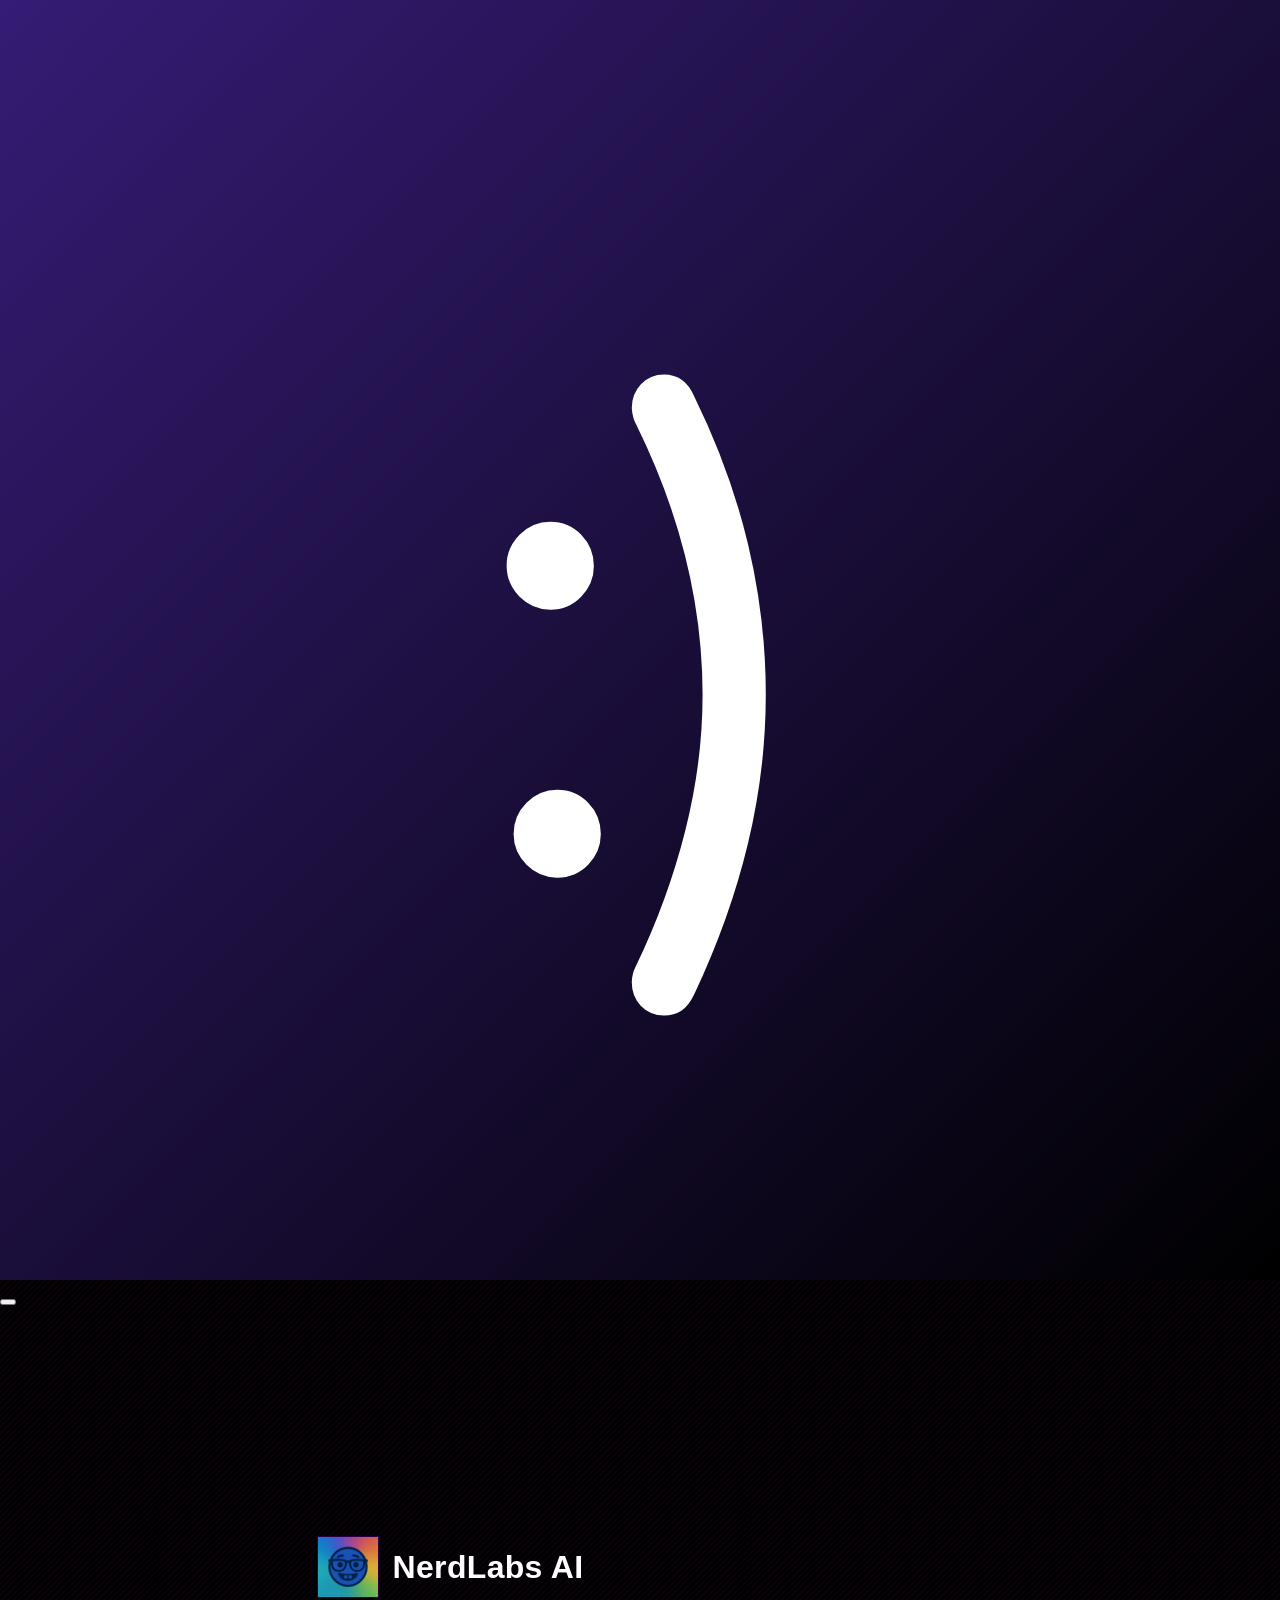
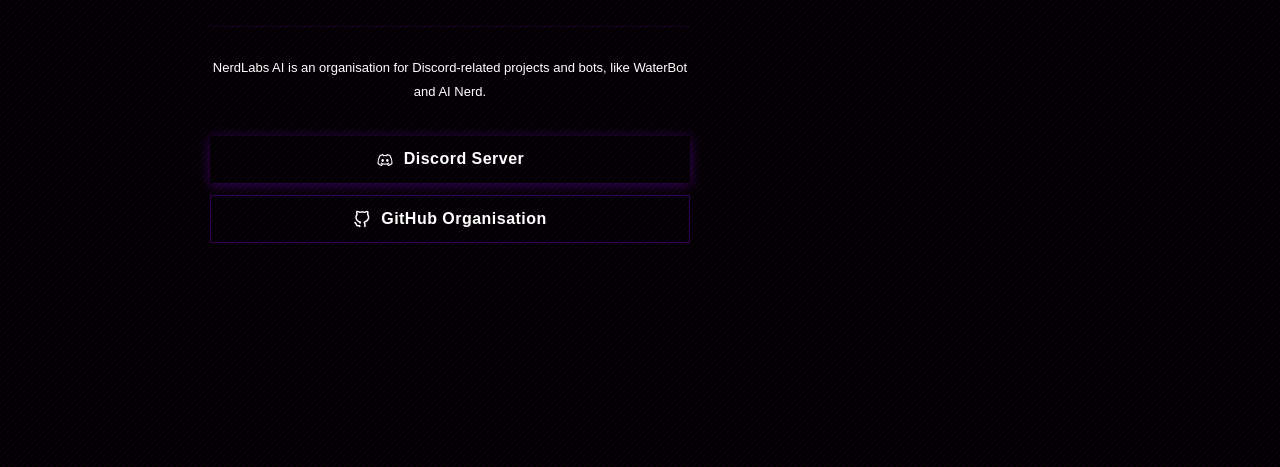
<file: nerdlabs/index.html>
<!DOCTYPE html>
<html lang="en">
<head>
<meta charset="UTF-8">
<meta name="viewport" content="width=device-width, initial-scale=1.0">
<title>NerdLabs AI — Purpyel</title>
<link rel="icon" type="image/png" href="/assets/purpyel-logo.svg">
<link rel="stylesheet" href="/shared.css">

<style>
  main {
    max-width: 900px;
    display: flex; align-items: center; justify-content: center;
    min-height: calc(100vh - 60px - 82px);
  }

  /* ── Centered info card ── */
  .card {
    background: var(--bg2);
    border: 1px solid var(--border2);
    border-left: 3px solid var(--accent);
    border-radius: var(--radius);
    padding: 3rem 3.2rem 2.8rem;
    max-width: 480px; width: 100%;
    text-align: center;
    box-shadow: 0 4px 24px rgba(0,0,0,0.28);
    animation: fadeUp 0.5s ease both;
  }
  @keyframes fadeUp {
    from { opacity: 0; transform: translateY(18px); }
    to   { opacity: 1; transform: translateY(0); }
  }

  .logo-wrap {
    display: flex; align-items: center; justify-content: center;
    gap: 14px; margin-bottom: 1.8rem;
  }
  .logo-img {
    width: 60px; height: 60px;
    border-radius: var(--radius);
    border: 1px solid rgba(153,0,255,0.25);
    background: var(--bg3); object-fit: cover; flex-shrink: 0;
  }
  .logo-text { text-align: left; }
  .logo-title {
    font-family: 'Josefin Sans', sans-serif;
    font-size: 2rem; font-weight: 700; letter-spacing: 0.01em; line-height: 1.0;
  }

  .divider {
    width: 100%; height: 1px;
    background: rgba(153,0,255,0.12); margin: 0 0 1.8rem;
  }

  .desc {
    color: var(--muted); font-size: 13px;
    line-height: 1.85; margin-bottom: 2rem;
  }

  .links { display: flex; flex-direction: column; gap: 0.75rem; }

  .link-btn {
    display: flex; align-items: center; justify-content: center; gap: 10px;
    padding: 12px 22px;
    font-family: 'Josefin Sans', sans-serif;
    font-size: 1rem; font-weight: 600; letter-spacing: 0.03em;
    border-radius: var(--radius-sm); cursor: pointer;
    transition: transform 0.18s, box-shadow 0.18s, opacity 0.18s;
    text-decoration: none;
  }
  .link-btn img { width: 18px; height: 18px; flex-shrink: 0; filter: brightness(0) invert(1); }

  .link-btn-primary {
    background: var(--accent); color: #fff; border: none;
    box-shadow: 0 2px 12px rgba(153,0,255,0.35);
  }
  .link-btn-primary:hover {
    opacity: 0.9; transform: translateY(-2px);
    box-shadow: 0 6px 20px rgba(153,0,255,0.45);
  }
  .link-btn-secondary {
    background: transparent; color: var(--text);
    border: 1.5px solid rgba(153,0,255,0.3);
  }
  .link-btn-secondary:hover {
    border-color: rgba(153,0,255,0.6); transform: translateY(-2px);
  }

  @media (max-width: 640px) {
    .card { padding: 2.2rem 1.6rem 2rem; }
    .logo-title { font-size: 1.65rem; }
  }
</style>
</head>
<body>

<script src="/shared.js"></script>

<nav>
  <a href="/" class="nav-logo">
    <img src="/assets/purpyel-logo.svg" alt="Purpyel">
  </a>
  <div class="nav-tabs" id="nav-tabs"></div>
  <button class="nav-hamburger" id="nav-hamburger" aria-label="Open menu" aria-expanded="false">
    <span></span><span></span><span></span>
  </button>
</nav>
<div class="nav-mobile-menu" id="nav-mobile-menu" aria-hidden="true">
  <div id="nav-mobile-inner"></div>
</div>

<main>
  <div class="card">
    <div class="logo-wrap">
      <img src="/assets/nerdlabs-square.avif" alt="NerdLabs AI" class="logo-img"
           onerror="this.style.display='none'">
      <div class="logo-text">
        <div class="logo-title">NerdLabs AI</div>
      </div>
    </div>

    <div class="divider"></div>

    <p class="desc">
      NerdLabs AI is an organisation for Discord-related projects and bots,
      like WaterBot and AI Nerd.
    </p>

    <div class="links">
      <a class="link-btn link-btn-primary"
         href="https://discord.gg/rkSKtdW99R"
         target="_blank" rel="noopener">
        <img src="/assets/discord.svg" alt="Discord">
        Discord Server
      </a>
      <a class="link-btn link-btn-secondary"
         href="https://github.com/Nerdlabs-AI-DC"
         target="_blank" rel="noopener">
        <img src="/assets/github.svg" alt="GitHub">
        GitHub Organisation
      </a>
    </div>
  </div>
</main>

<footer>
  <div class="footer-brand" id="footer-brand"></div>
  <div class="footer-links" id="footer-links"></div>
</footer>

<script>
initShared();
</script>
</body>
</html>
</file>
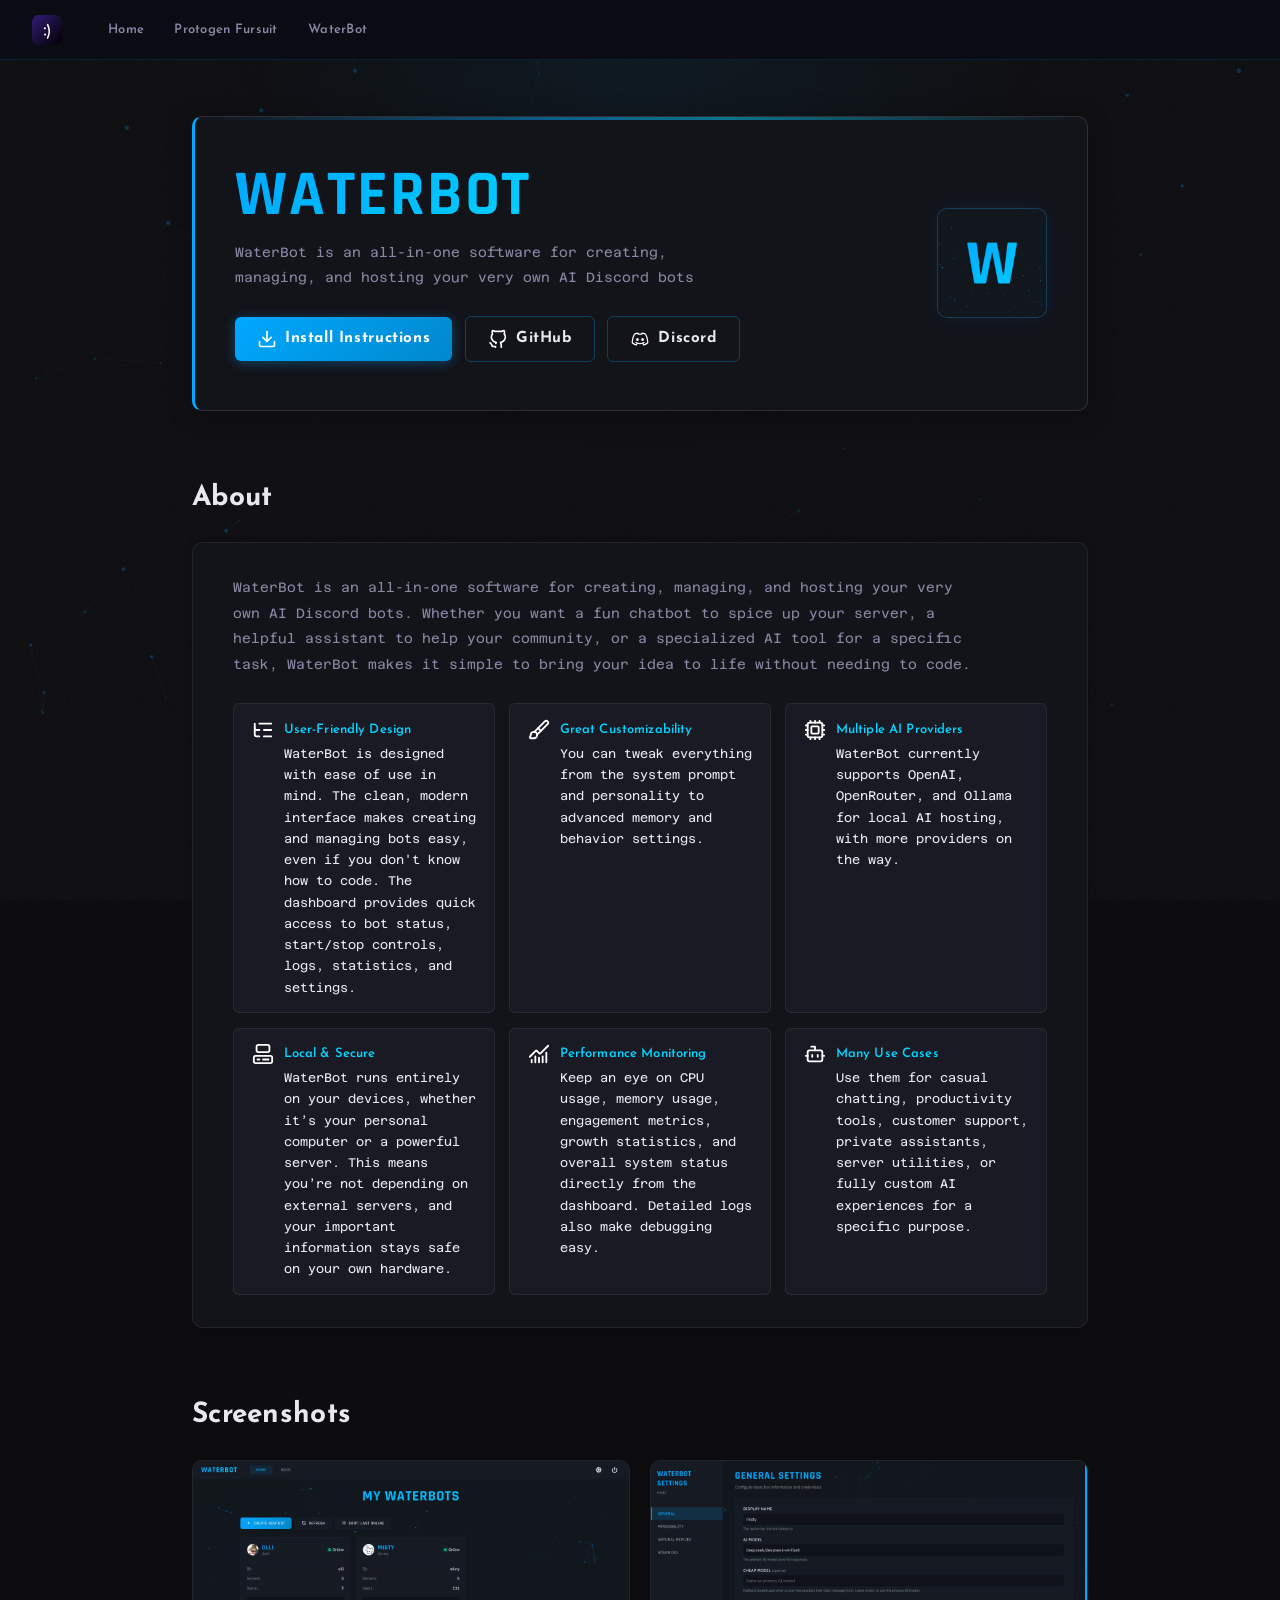
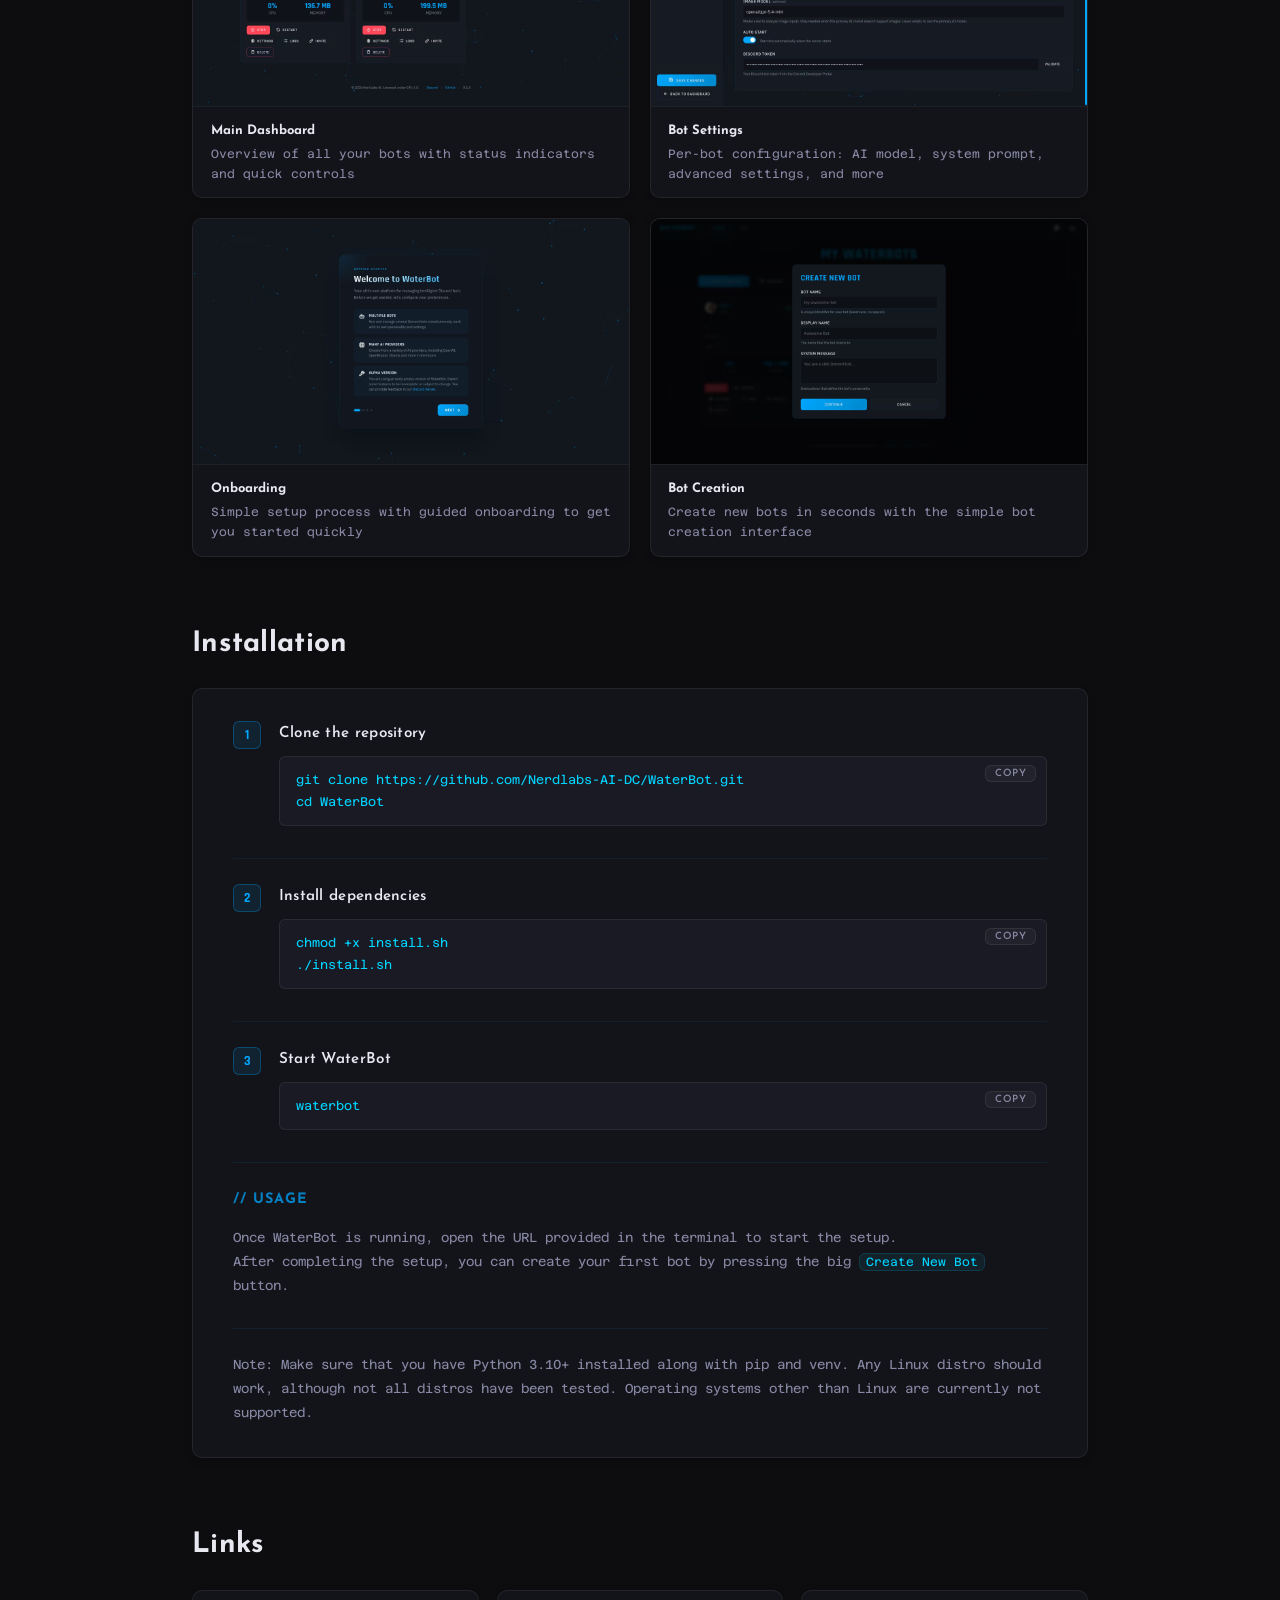
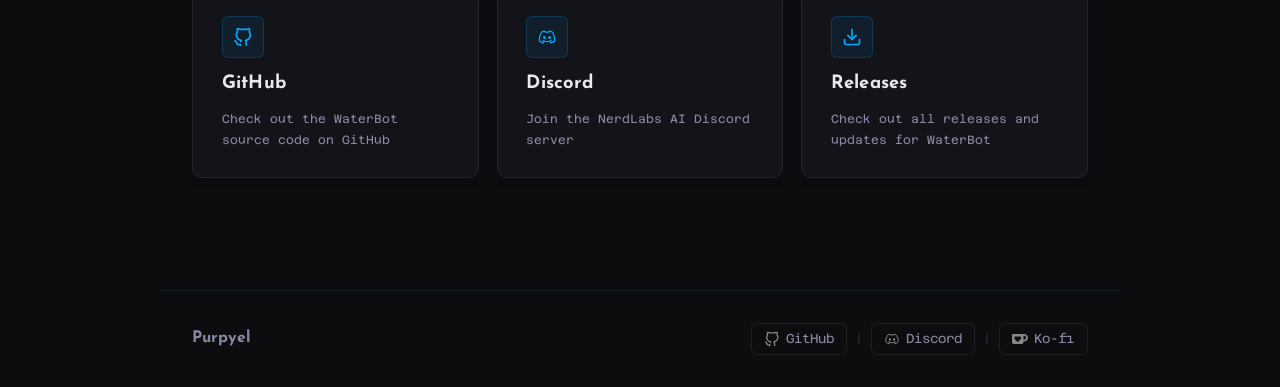
<file: waterbot/index.html>
<!DOCTYPE html>
<html lang="en">
<head>
<meta charset="UTF-8">
<meta name="viewport" content="width=device-width, initial-scale=1.0">
<title>WaterBot — Purpyel</title>
<link rel="icon" type="image/png" href="/assets/purpyel-logo.svg">
<link rel="stylesheet" href="/shared-old.css">
<link href="https://fonts.googleapis.com/css2?family=Rajdhani:wght@500;600;700&display=swap" rel="stylesheet">

<style>
  :root {
    --accent:      #00a8ff;
    --accent2:     #0088cc;
    --accent3:     #00d4ff;
    --accent-glow: rgba(0, 168, 255, 0.32);
    --accent-glow2: rgba(0, 168, 255, 0.12);
  }

  /* Background canvas + noise */
  #network-canvas {
    position: fixed;
    top: 0; left: 0;
    width: 100%; height: 100%;
    z-index: 0;
    opacity: 0.5;
    pointer-events: none;
  }

  body::before {
    background: radial-gradient(ellipse at 50% 0%, rgba(0, 170, 255, 0.07) 0%, transparent 65%);
  }

  body::after {
    content: '';
    position: fixed;
    inset: 0;
    background-image: url("data:image/svg+xml,%3Csvg viewBox='0 0 256 256' xmlns='http://www.w3.org/2000/svg'%3E%3Cfilter id='noise'%3E%3CfeTurbulence type='fractalNoise' baseFrequency='0.9' numOctaves='4' stitchTiles='stitch'/%3E%3C/filter%3E%3Crect width='100%25' height='100%25' filter='url(%23noise)' opacity='0.08'/%3E%3C/svg%3E");
    background-size: 200px 200px;
    pointer-events: none;
    z-index: 0;
    opacity: 0.55;
  }

  body > *:not(#network-canvas):not(nav):not(.nav-mobile-menu) { position: relative; z-index: 1; }

  nav {
    background: rgba(10,13,20,0.90);
    border-bottom: 1px solid rgba(0,168,255,0.12);
  }

  /* Hero section */
  .hero {
    position: relative;
    padding: 3rem 2.5rem;
    background: var(--bg2);
    border: 1px solid var(--border2);
    border-left: 3px solid var(--accent);
    border-radius: var(--radius);
    margin-bottom: 4rem;
    box-shadow: 0 4px 24px rgba(0,0,0,0.28);
    display: grid;
    grid-template-columns: 1fr auto;
    gap: 2rem;
    align-items: center;
    overflow: hidden;
  }

  .hero-scanline {
    position: absolute;
    top: 0; left: 0; right: 0;
    height: 3px;
    background: linear-gradient(90deg, transparent 0%, var(--accent) 40%, var(--accent3) 60%, transparent 100%);
    opacity: 0.5;
    pointer-events: none;
  }

  .hero-title {
    font-family: 'Rajdhani', sans-serif;
    font-size: 4rem;
    font-weight: 700;
    line-height: 0.95;
    letter-spacing: 0.03em;
    text-transform: uppercase;
    background: linear-gradient(135deg, var(--accent) 0%, var(--accent3) 55%, #fff 100%);
    -webkit-background-clip: text;
    -webkit-text-fill-color: transparent;
    background-clip: text;
    margin-bottom: 0.9rem;
  }

  .hero-subtitle {
    color: var(--muted);
    font-size: 13.5px;
    line-height: 1.85;
    max-width: 500px;
  }

  .hero-logo {
    width: 110px;
    height: 110px;
    border-radius: var(--radius);
    overflow: hidden;
    border: 1px solid rgba(0,168,255,0.25);
    background: var(--bg3);
    display: flex;
    align-items: center;
    justify-content: center;
    flex-shrink: 0;
    box-shadow: 0 0 24px rgba(0,168,255,0.08);
  }

  .hero-logo img {
    width: 100%;
    height: 100%;
    object-fit: cover;
  }

  .hero-logo-placeholder {
    font-family: 'Rajdhani', sans-serif;
    font-weight: 700;
    font-size: 2rem;
    background: linear-gradient(135deg, var(--accent), var(--accent3));
    -webkit-background-clip: text;
    -webkit-text-fill-color: transparent;
    background-clip: text;
    letter-spacing: 0.04em;
  }

  /* CTA buttons */
  .cta-row {
    display: flex;
    flex-wrap: wrap;
    gap: 0.8rem;
    margin-top: 1.6rem;
    align-items: center;
  }

  .cta-btn {
    display: inline-flex;
    align-items: center;
    gap: 8px;
    padding: 9px 22px;
    font-family: 'Josefin Sans', sans-serif;
    font-size: 0.95rem;
    font-weight: 700;
    letter-spacing: 0.04em;
    border-radius: var(--radius-sm);
    cursor: pointer;
    transition: transform 0.18s, box-shadow 0.18s, opacity 0.18s;
    border: none;
    text-decoration: none;
  }

  .cta-primary {
    background: linear-gradient(135deg, var(--accent) 0%, var(--accent2) 100%);
    color: #fff;
    box-shadow: 0 2px 12px rgba(0,168,255,0.35);
  }

  .cta-primary:hover {
    opacity: 0.9;
    transform: translateY(-2px);
    box-shadow: 0 6px 20px rgba(0,168,255,0.45);
  }

  .cta-secondary {
    background: transparent;
    color: var(--text);
    border: 1.5px solid rgba(0,168,255,0.3) !important;
  }

  .cta-secondary:hover {
    border-color: var(--accent);
    color: var(--accent);
    transform: translateY(-2px);
    box-shadow: 0 0 14px var(--accent-glow2);
  }

  .cta-btn svg { width: 16px; height: 16px; flex-shrink: 0; }
  .cta-btn img { width: 20px; height: 20px; flex-shrink: 0; }

  /* About section */
  #about-section { margin-bottom: 4rem; }

  .about-card {
    background: var(--bg2);
    border: 1px solid var(--border);
    border-radius: var(--radius);
    padding: 2rem 2.5rem;
    box-shadow: 0 2px 10px rgba(0,0,0,0.2);
  }

  .about-intro {
    color: var(--muted);
    font-size: 13.5px;
    line-height: 1.9;
    margin-bottom: 1.6rem;
    max-width: 740px;
  }

  .features-grid {
    display: grid;
    grid-template-columns: repeat(auto-fill, minmax(240px, 1fr));
    gap: 0.9rem;
  }

  .feature-item {
    display: flex;
    align-items: flex-start;
    gap: 10px;
    padding: 0.9rem 1.1rem;
    background: var(--bg3);
    border: 1px solid var(--border);
    border-radius: var(--radius-sm);
    transition: border-color 0.2s, transform 0.2s;
  }

  .feature-item:hover {
    border-color: rgba(0,168,255,0.3);
    transform: translateY(-2px);
  }

  .feature-icon {
    width: 22px;
    height: 22px;
    flex-shrink: 0;
  }

  .feature-text {
    font-size: 12.5px;
    line-height: 1.7;
    color: var(--text);
  }

  .feature-text strong {
    display: block;
    font-family: 'Josefin Sans', sans-serif;
    font-weight: 600;
    font-size: 13px;
    letter-spacing: 0.01em;
    color: var(--accent3);
    margin-bottom: 2px;
  }

  /* Screenshots */
  #screenshots-section { margin-bottom: 4rem; }

  .screenshots-grid {
    display: grid;
    grid-template-columns: repeat(auto-fill, minmax(420px, 1fr));
    gap: 1.2rem;
  }

  .screenshot-card {
    background: var(--bg2);
    border: 1px solid var(--border);
    border-radius: var(--radius);
    overflow: hidden;
    transition: border-color 0.25s, transform 0.25s, box-shadow 0.25s;
    box-shadow: 0 2px 10px rgba(0,0,0,0.2);
  }

  .screenshot-card:hover {
    border-color: rgba(0,168,255,0.4);
    transform: translateY(-3px);
    box-shadow: 0 8px 24px rgba(0,0,0,0.28), 0 0 0 1px rgba(0,168,255,0.08);
  }

  .screenshot-img {
    width: 100%;
    aspect-ratio: 16/9;
    background: var(--bg3);
    overflow: hidden;
    position: relative;
  }

  .screenshot-img img {
    width: 100%;
    height: 100%;
    object-fit: cover;
    transition: transform 0.4s ease;
  }

  .screenshot-card:hover .screenshot-img img {
    transform: scale(1.05);
  }

  .screenshot-caption {
    padding: 0.8rem 1.1rem;
    font-size: 12px;
    color: var(--muted);
    border-top: 1px solid rgba(255,255,255,0.05);
  }

  .screenshot-caption strong {
    font-family: 'Josefin Sans', sans-serif;
    color: var(--text);
    font-size: 13px;
    display: block;
    margin-bottom: 2px;
  }

  /* Installation section */
  #install-section { margin-bottom: 4rem; }

  .install-card {
    background: var(--bg2);
    border: 1px solid var(--border);
    border-radius: var(--radius);
    padding: 2rem 2.5rem;
    box-shadow: 0 2px 10px rgba(0,0,0,0.2);
  }

  .install-steps {
    display: flex;
    flex-direction: column;
    gap: 1.6rem;
  }

  .install-step {
    display: flex;
    gap: 1.1rem;
    align-items: flex-start;
  }

  .install-step-num {
    flex-shrink: 0;
    width: 28px;
    height: 28px;
    border-radius: var(--radius-sm);
    background: rgba(0,168,255,0.1);
    border: 1px solid rgba(0,168,255,0.3);
    display: flex;
    align-items: center;
    justify-content: center;
    font-family: 'Rajdhani', sans-serif;
    font-weight: 700;
    font-size: 13px;
    color: var(--accent);
  }

  .install-step-body {
    flex: 1;
    min-width: 0;
  }

  .install-step-title {
    font-family: 'Josefin Sans', sans-serif;
    font-size: 0.95rem;
    font-weight: 600;
    color: var(--text);
    letter-spacing: 0.02em;
    margin-bottom: 0.55rem;
  }

  .install-code {
    background: var(--bg3);
    border: 1px solid var(--border);
    border-radius: var(--radius-sm);
    padding: 0.75rem 1rem;
    font-family: 'Azeret Mono', monospace;
    font-size: 12.5px;
    color: var(--accent3);
    line-height: 1.75;
    position: relative;
    overflow-x: auto;
    white-space: pre;
  }

  .install-code-copy {
    position: absolute;
    top: 0.5rem;
    right: 0.6rem;
    padding: 2px 9px;
    font-family: 'Josefin Sans', sans-serif;
    font-size: 10px;
    font-weight: 600;
    letter-spacing: 0.05em;
    color: var(--muted);
    background: rgba(255,255,255,0.04);
    border: 1px solid var(--border);
    border-radius: var(--radius-sm);
    cursor: pointer;
    transition: color 0.2s, border-color 0.2s;
    text-transform: uppercase;
  }

  .install-code-copy:hover {
    color: var(--accent);
    border-color: rgba(0,168,255,0.35);
  }

  .install-divider {
    height: 1px;
    background: rgba(0,168,255,0.08);
    margin: 0.4rem 0 0;
  }

  .install-usage {
    margin-top: 2rem;
    padding-top: 1.6rem;
    border-top: 1px solid rgba(0,168,255,0.1);
  }

  .install-usage-title {
    font-family: 'Josefin Sans', sans-serif;
    font-size: 0.9rem;
    font-weight: 700;
    letter-spacing: 0.07em;
    text-transform: uppercase;
    color: var(--accent);
    margin-bottom: 0.8rem;
    opacity: 0.75;
  }

  .install-usage-text {
    font-size: 13px;
    color: var(--muted);
    line-height: 1.85;
  }

  .install-usage-text code {
    font-family: 'Azeret Mono', monospace;
    font-size: 12px;
    color: var(--accent3);
    background: rgba(0,212,255,0.07);
    border: 1px solid rgba(0,212,255,0.15);
    border-radius: var(--radius-sm);
    padding: 1px 6px;
  }

  /* Links section */
  #links-section { margin-bottom: 4rem; }

  .links-grid {
    display: grid;
    grid-template-columns: repeat(auto-fill, minmax(260px, 1fr));
    gap: 1.1rem;
  }

  .link-card {
    display: flex;
    flex-direction: column;
    gap: 0.6rem;
    padding: 1.6rem 1.8rem;
    background: var(--bg2);
    border: 1px solid var(--border);
    border-radius: var(--radius);
    transition: border-color 0.25s, transform 0.25s, box-shadow 0.25s;
    box-shadow: 0 2px 10px rgba(0,0,0,0.2);
    text-decoration: none;
    position: relative;
    overflow: hidden;
  }

  .link-card::before {
    content: '';
    position: absolute;
    top: 0;
    left: 0;
    right: 0;
    height: 2px;
    background: linear-gradient(90deg, transparent, var(--accent), transparent);
    opacity: 0;
    transition: opacity 0.3s;
  }

  .link-card:hover {
    border-color: rgba(0,168,255,0.38);
    transform: translateY(-3px);
    box-shadow: 0 8px 24px rgba(0,0,0,0.28), 0 0 0 1px rgba(0,168,255,0.08);
  }

  .link-card:hover::before {
    opacity: 1;
  }

  .link-icon {
    width: 42px;
    height: 42px;
    border-radius: var(--radius-sm);
    background: rgba(0,168,255,0.08);
    border: 1px solid rgba(0,168,255,0.2);
    display: flex;
    align-items: center;
    justify-content: center;
  }

  .link-icon svg,
  .link-icon img {
    width: 20px;
    height: 20px;
    filter: none;
  }

  .link-name {
    font-family: 'Josefin Sans', sans-serif;
    font-size: 1.15rem;
    font-weight: 700;
    color: var(--text);
    letter-spacing: 0.01em;
  }

  .link-desc {
    font-size: 12px;
    color: var(--muted);
    line-height: 1.75;
  }

  footer {
    border-top: 1px solid rgba(0,168,255,0.1);
  }

  .footer-link:hover {
    border-color: rgba(0,168,255,0.3);
  }

  /* Responsive */
  @media (max-width: 640px) {
    .hero {
      grid-template-columns: 1fr;
    }
    .hero-logo {
      width: 72px;
      height: 72px;
      align-self: start;
    }
    .hero-title {
      font-size: 2.8rem;
    }
    .screenshots-grid {
      grid-template-columns: 1fr;
    }
    .links-grid {
      grid-template-columns: 1fr;
    }
  }
</style>
</head>
<body>

<canvas id="network-canvas"></canvas>

<script src="/shared-old.js"></script>

<nav>
  <a href="/" class="nav-logo">
    <img src="/assets/purpyel-logo.svg" alt="Purpyel">
  </a>
  <div class="nav-tabs" id="nav-tabs"></div>
  <button class="nav-hamburger" id="nav-hamburger" aria-label="Open menu" aria-expanded="false">
    <span></span><span></span><span></span>
  </button>
</nav>
<div class="nav-mobile-menu" id="nav-mobile-menu" aria-hidden="true">
  <div id="nav-mobile-inner"></div>
</div>

<main>

  <!-- Hero -->
  <section id="hero" style="margin-bottom:0">
    <div class="hero anim-in">
      <div class="hero-scanline"></div>
      <div class="hero-left">
        <h1 class="hero-title">WaterBot</h1>
        <p class="hero-subtitle">
          WaterBot is an all-in-one software for creating, managing, and hosting your very own AI Discord bots
        </p>
        <div class="cta-row">
          <a class="cta-btn cta-primary" href="#install-section">
            <img src="/assets/icons/download.svg" alt="Download">
            Install Instructions
          </a>
          <a class="cta-btn cta-secondary" href="https://github.com/Nerdlabs-AI-DC/WaterBot" target="_blank" rel="noopener">
            <img src="/assets/github.svg" alt="GitHub">
            GitHub
          </a>
          <a class="cta-btn cta-secondary" href="https://discord.gg/rkSKtdW99R" target="_blank" rel="noopener">
            <img src="/assets/discord.svg" alt="Discord">
            Discord
          </a>
        </div>
      </div>
      <div class="hero-logo">
        <img src="/assets/waterbot/waterbot-square.avif" alt="WaterBot logo" onerror="this.parentElement.innerHTML='<span class=hero-logo-placeholder>WB</span>'">
      </div>
    </div>
  </section>

  <!-- About -->
  <section id="about-section">
    <div class="section-head">
      <h2 class="section-title">About</h2>
    </div>
    <div class="about-card anim-in">
      <p class="about-intro">
        WaterBot is an all-in-one software for creating, managing, and hosting your very own AI Discord bots.
        Whether you want a fun chatbot to spice up your server, a helpful assistant to help your community, or a specialized AI tool for a specific task, WaterBot makes it simple to bring your idea to life without needing to code.
      </p>
      <div class="features-grid">
        <div class="feature-item">
          <img src="/assets/icons/list-tree.svg" class="feature-icon">
          <div class="feature-text">
            <strong>User-Friendly Design</strong>
            WaterBot is designed with ease of use in mind.
            The clean, modern interface makes creating and managing bots easy, even if you don't know how to code.
            The dashboard provides quick access to bot status, start/stop controls, logs, statistics, and settings.
          </div>
        </div>
        <div class="feature-item">
          <img src="/assets/icons/brush.svg" class="feature-icon">
          <div class="feature-text">
            <strong>Great Customizability</strong>
            You can tweak everything from the system prompt and personality to advanced memory and behavior settings.
          </div>
        </div>
        <div class="feature-item">
          <img src="/assets/icons/cpu.svg" class="feature-icon">
          <div class="feature-text">
            <strong>Multiple AI Providers</strong>
            WaterBot currently supports OpenAI, OpenRouter, and Ollama for local AI hosting, with more providers on the way.
          </div>
        </div>
        <div class="feature-item">
          <img src="/assets/icons/computer.svg" class="feature-icon">
          <div class="feature-text">
            <strong>Local & Secure</strong>
            WaterBot runs entirely on your devices, whether it’s your personal computer or a powerful server.
            This means you’re not depending on external servers, and your important information stays safe on your own hardware.
          </div>
        </div>
        <div class="feature-item">
          <img src="/assets/icons/chart-no-axes-combined.svg" class="feature-icon">
          <div class="feature-text">
            <strong>Performance Monitoring</strong>
            Keep an eye on CPU usage, memory usage, engagement metrics, growth statistics, and overall system status directly from the dashboard.
            Detailed logs also make debugging easy.
          </div>
        </div>
        <div class="feature-item">
          <img src="/assets/icons/bot.svg" class="feature-icon">
          <div class="feature-text">
            <strong>Many Use Cases</strong>
            Use them for casual chatting, productivity tools, customer support, private assistants, server utilities, or fully custom AI experiences for a specific purpose.
          </div>
        </div>
      </div>
    </div>
  </section>

  <!-- Screenshots -->
  <section id="screenshots-section">
    <div class="section-head">
      <h2 class="section-title">Screenshots</h2>
    </div>
    <div class="screenshots-grid">
      <div class="screenshot-card anim-in">
        <div class="screenshot-img">
          <img src="/assets/waterbot/screenshots/bot-manager.avif" alt="Bot manager dashboard">
        </div>
        <div class="screenshot-caption">
          <strong>Main Dashboard</strong>
          Overview of all your bots with status indicators and quick controls
        </div>
      </div>

      <div class="screenshot-card anim-in">
        <div class="screenshot-img">
          <img src="/assets/waterbot/screenshots/bot-settings.avif" alt="Bot settings">
        </div>
        <div class="screenshot-caption">
          <strong>Bot Settings</strong>
          Per-bot configuration: AI model, system prompt, advanced settings, and more
        </div>
      </div>

      <div class="screenshot-card anim-in">
        <div class="screenshot-img">
          <img src="/assets/waterbot/screenshots/onboarding.avif" alt="Onboarding screen">
        </div>
        <div class="screenshot-caption">
          <strong>Onboarding</strong>
          Simple setup process with guided onboarding to get you started quickly
        </div>
      </div>

      <div class="screenshot-card anim-in">
        <div class="screenshot-img">
          <img src="/assets/waterbot/screenshots/bot-creation.avif" alt="Bot creation screen">
        </div>
        <div class="screenshot-caption">
          <strong>Bot Creation</strong>
          Create new bots in seconds with the simple bot creation interface
        </div>
      </div>
  </section>

  <!-- Installation -->
  <section id="install-section">
    <div class="section-head">
      <h2 class="section-title">Installation</h2>
    </div>
    <div class="install-card anim-in">
      <div class="install-steps">
        <div class="install-step">
          <div class="install-step-num">1</div>
          <div class="install-step-body">
            <div class="install-step-title">Clone the repository</div>
            <div class="install-code"><button class="install-code-copy" onclick="copyCode(this)">copy</button>git clone https://github.com/Nerdlabs-AI-DC/WaterBot.git
cd WaterBot</div>
          </div>
        </div>

        <div class="install-divider"></div>

        <div class="install-step">
          <div class="install-step-num">2</div>
          <div class="install-step-body">
            <div class="install-step-title">Install dependencies</div>
            <div class="install-code"><button class="install-code-copy" onclick="copyCode(this)">copy</button>chmod +x install.sh
./install.sh</div>
          </div>
        </div>

        <div class="install-divider"></div>

        <div class="install-step">
          <div class="install-step-num">3</div>
          <div class="install-step-body">
            <div class="install-step-title">Start WaterBot</div>
            <div class="install-code"><button class="install-code-copy" onclick="copyCode(this)">copy</button>waterbot</div>
          </div>
        </div>
      </div>

      <div class="install-usage">
        <div class="install-usage-title">// Usage</div>
        <p class="install-usage-text">
          Once WaterBot is running, open the URL provided in the terminal to start the setup.<br>
          After completing the setup, you can create your first bot by pressing the big <code>Create New Bot</code> button.<br><br>
        </p>
        <div class="install-divider"></div>
        <p class="install-usage-text">
          <br>Note: Make sure that you have Python 3.10+ installed along with pip and venv. Any Linux distro should work, although not all distros have been tested. Operating systems other than Linux are currently not supported.
        </p>
      </div>
    </div>
  </section>

  <!-- Links -->
  <section id="links-section">
    <div class="section-head">
      <h2 class="section-title">Links</h2>
    </div>
    <div class="links-grid">
      <a class="link-card anim-in" href="https://github.com/Nerdlabs-AI-DC/WaterBot" target="_blank" rel="noopener">
        <div class="link-icon">
          <img src="/assets/icons/github-blue.svg" alt="GitHub">
        </div>
        <div class="link-name">GitHub</div>
        <div class="link-desc">Check out the WaterBot source code on GitHub</div>
      </a>

      <a class="link-card anim-in" href="https://discord.gg/rkSKtdW99R" target="_blank" rel="noopener">
        <div class="link-icon">
          <img src="/assets/icons/discord-blue.svg" alt="Discord">
        </div>
        <div class="link-name">Discord</div>
        <div class="link-desc">Join the NerdLabs AI Discord server</div>
      </a>

      <a class="link-card anim-in" href="https://github.com/Nerdlabs-AI-DC/WaterBot/releases" target="_blank" rel="noopener">
        <div class="link-icon">
          <img src="/assets/icons/download-blue.svg" alt="Download">
        </div>
        <div class="link-name">Releases</div>
        <div class="link-desc">Check out all releases and updates for WaterBot</div>
      </a>
    </div>
  </section>

</main>

<footer>
  <div class="footer-brand" id="footer-brand"></div>
  <div class="footer-links" id="footer-links"></div>
</footer>

<script>
function copyCode(btn) {
  const block = btn.parentElement;
  const text = block.textContent.replace(/^\s*copy\s*/i, '').trim();
  navigator.clipboard.writeText(text).then(() => {
    const orig = btn.textContent;
    btn.textContent = 'copied!';
    btn.style.color = '#00d084';
    btn.style.borderColor = '#00d084';
    setTimeout(() => {
      btn.textContent = orig;
      btn.style.color = '';
      btn.style.borderColor = '';
    }, 1800);
  });
}

(function initNetwork() {
  const canvas = document.getElementById('network-canvas');
  const ctx = canvas.getContext('2d');
  let particles = [];
  const COUNT = 55;
  const MAX_DIST = 140;

  function resize() {
    canvas.width  = window.innerWidth;
    canvas.height = window.innerHeight;
  }

  function makeParticle() {
    return {
      x:  Math.random() * canvas.width,
      y:  Math.random() * canvas.height,
      vx: (Math.random() - 0.5) * 0.38,
      vy: (Math.random() - 0.5) * 0.38,
      r:  Math.random() * 1.8 + 0.6
    };
  }

  function init() {
    resize();
    particles = [];
    for (let i = 0; i < COUNT; i++) particles.push(makeParticle());
  }

  function draw() {
    ctx.clearRect(0, 0, canvas.width, canvas.height);

    for (const p of particles) {
      p.x += p.vx; p.y += p.vy;
      if (p.x < 0 || p.x > canvas.width)  p.vx *= -1;
      if (p.y < 0 || p.y > canvas.height) p.vy *= -1;
    }

    for (let i = 0; i < particles.length; i++) {
      for (let j = i + 1; j < particles.length; j++) {
        const a = particles[i], b = particles[j];
        const dx = a.x - b.x, dy = a.y - b.y;
        const dist = Math.sqrt(dx*dx + dy*dy);
        if (dist < MAX_DIST) {
          const alpha = (1 - dist / MAX_DIST) * 0.22;
          ctx.beginPath();
          ctx.strokeStyle = `rgba(0, 168, 255, ${alpha})`;
          ctx.lineWidth = 0.8;
          ctx.moveTo(a.x, a.y);
          ctx.lineTo(b.x, b.y);
          ctx.stroke();
        }
      }
    }

    for (const p of particles) {
      ctx.beginPath();
      ctx.arc(p.x, p.y, p.r, 0, Math.PI * 2);
      ctx.fillStyle = 'rgba(0, 168, 255, 0.45)';
      ctx.fill();
    }

    requestAnimationFrame(draw);
  }

  window.addEventListener('resize', resize);
  init();
  draw();
})();

initShared();
</script>
</body>
</html>
</file>
<file: shared.css>
/* tuff styles */

body {
    font-family: "Arial", sans-serif;
    background-color: #000000;
    background-image: url("data:image/svg+xml,%3Csvg width='6' height='6' viewBox='0 0 6 6' xmlns='http://www.w3.org/2000/svg'%3E%3Cg fill='%23ff00ff' fill-opacity='0.1' fill-rule='evenodd'%3E%3Cpath d='M5 0h1L0 6V5zM6 5v1H5z'/%3E%3C/g%3E%3C/svg%3E");
    color: #ffffff;
    margin: 0;
    padding: 0;
    line-height: 1.4;
}

.topbar {
    background: linear-gradient(90deg, #ff00ff, #00ffff, #ffff00, #ff0000, #00ff00);
    padding: 5px 0;
    text-align: center;
    font-size: 16px;
    font-weight: bold;
    text-shadow: 2px 2px 4px #000000;
}

.topbar a {
    color: #ffffff;
    text-decoration: none;
    margin: 0 15px;
    padding: 2px 8px;
}

.topbar a:hover {
    text-decoration: underline;
    background: rgba(0,0,0,0.3);
    border-radius: 3px;
}

@keyframes blink {
    0%, 50% { opacity: 1; }
    51%, 100% { opacity: 0; }
}

.blink {
    animation: blink 1s infinite;
}

marquee {
    color: #00ffff;
    font-size: 14px;
}

.container {
    max-width: 900px;
    margin: 0 auto;
    padding: 20px;
    background: rgba(20, 20, 40, 0.8);
    border: 3px solid #9900ff;
    border-radius: 0;
}

.header {
    display: flex;
    align-items: flex-start;
    gap: 20px;
    margin-bottom: 30px;
    padding: 15px;
    background: rgba(30, 0, 30, 0.5);
    border: 2px solid #7c5cfc;
}

.header img {
    width: 150px;
    height: 150px;
    border: 4px solid #8888a4;
    border-radius: 50%;
    object-fit: cover;
    animation: spin 30s linear infinite;
}

@keyframes spin {
    from { transform: rotate(0deg); }
    to { transform: rotate(360deg); }
}

.header-content h1 {
    color: #e8e8f0;
    font-size: 42px;
    margin: 0 0 10px 0;
    text-shadow: 3px 3px 0 #9900ff, -3px -3px 0 #7c5cfc;
    letter-spacing: 2px;
}

.header-content p {
    margin: 5px 0;
    font-size: 16px;
}

.about-text {
    background: rgba(0, 0, 0, 0.6);
    padding: 10px;
    border-left: 4px solid #9900ff;
}

.random-float {
    position: absolute;
    z-index: -1;
    opacity: 0.7;
}

.random-float img {
    max-width: 100px;
}

.section-title {
    text-align: center;
    font-size: 36px;
    color: #00ffff;
    text-shadow: 2px 2px 0 #ff00ff;
    margin: 40px 0 20px 0;
    padding-bottom: 10px;
    border-bottom: 3px groove #7c5cfc;
}

.projects-grid {
    display: grid;
    grid-template-columns: repeat(auto-fit, minmax(280px, 1fr));
    gap: 20px;
}

.project-card {
    background: rgba(10, 10, 40, 0.7);
    border: 3px ridge #7c5cfc;
    padding: 15px;
    border-radius: 0;
    transition: transform 0.3s, box-shadow 0.3s;
}

.project-card:hover {
    transform: scale(1.02);
    box-shadow: 0 0 20px rgba(153,0,255,0.25);
}

.project-card h3 {
    color: #e8e8f0;
    font-size: 22px;
    margin: 0 0 10px 0;
}

.project-card p {
    font-size: 14px;
    margin: 8px 0;
}

.project-image {
    width: 100%;
    height: 180px;
    object-fit: cover;
    border: 2px solid #8888a4;
    margin: 10px 0;
}

.project-link {
    display: inline-block;
    background: #9900ff;
    color: #ffffff;
    text-decoration: none;
    padding: 8px 20px;
    font-weight: bold;
    font-size: 14px;
    border: none;
    cursor: pointer;
    margin-top: 10px;
}

.project-link:hover {
    background: #720eb5;
    box-shadow: 0 0 10px rgba(153,0,255,0.25)
}

.footer {
    text-align: center;
    padding: 30px 20px;
    margin-top: 40px;
    background: #13131a;
    border-top: 2px solid #8888a4;
}

.footer h3 {
    color: #e8e8f0;
    font-size: 24px;
    margin-bottom: 15px;
}

.social-links {
    display: flex;
    justify-content: center;
    gap: 20px;
    flex-wrap: wrap;
    margin-bottom: 20px;
}

.social-links a {
    color: #8888a4;
    font-size: 24px;
    text-decoration: none;
    padding: 5px;
}

.social-links a:hover {
    color: #e8e8f0;
    text-shadow: 0 0 10px rgba(153,0,255,0.25);
}

.footer-credits {
    font-size: 10px;
    color: #808080;
    margin-top: 15px;
}

.fun-text {
    color: #ff00ff;
    font-size: 12px;
    text-transform: uppercase;
    letter-spacing: 1px;
}

.emoji {
    font-size: 20px;
}

.about-container {
    display: grid;
    grid-template-columns: repeat(auto-fit, minmax(280px, 1fr));
    gap: 20px;
    margin-bottom: 20px;
}

.about-card {
    background: rgba(10, 10, 40, 0.7);
    border: 3px ridge #7c5cfc;
    padding: 15px;
    border-radius: 0;
    transition: transform 0.3s, box-shadow 0.3s;
}

.about-card:hover {
    transform: scale(1.02);
    box-shadow: 0 0 20px rgba(153,0,255,0.25);
}

hr {
    border: 0;
    height: 2px;
    background: linear-gradient(90deg, transparent, #ff00ff, #00ffff, #ffff00, transparent);
    margin: 20px 0;
}

/* mobile support */
@media (max-width: 768px) {
    body {
        font-size: 14px;
        line-height: 1.5;
    }

    .topbar {
        padding: 8px 0;
        font-size: 14px;
    }

    .topbar a {
        margin: 0 8px;
        padding: 6px 8px;
        font-size: 14px;
    }

    .container {
        max-width: 100%;
        padding: 15px 10px;
        margin: 0;
    }

    .header {
        flex-direction: column;
        align-items: center;
        text-align: center;
        gap: 15px;
    }

    .header img {
        width: 100px;
        height: 100px;
        border-width: 2px;
    }

    .header-content h1 {
        font-size: 28px;
        text-shadow: 2px 2px 0 #9900ff, -2px -2px 0 #7c5cfc;
    }

    .header-content p {
        font-size: 14px;
    }

    .about-text {
        padding: 8px;
        border-left-width: 2px;
    }

    .section-title {
        font-size: 24px;
        margin: 30px 0 15px 0;
    }

    .projects-grid,
    .about-container {
        grid-template-columns: 1fr;
        gap: 15px;
    }

    .project-card,
    .about-card {
        padding: 12px;
        border-width: 2px;
    }

    .project-card h3,
    .about-card h3 {
        font-size: 18px;
    }

    .project-image {
        height: 140px;
        margin: 8px 0;
    }

    .project-link {
        padding: 12px 16px;
        font-size: 14px;
        display: block;
        text-align: center;
    }

    .footer {
        padding: 20px 10px;
        margin-top: 30px;
    }

    .footer h3 {
        font-size: 20px;
    }

    .social-links {
        gap: 15px;
    }

    .social-links a {
        font-size: 24px;
        padding: 8px;
    }

    .footer-credits {
        font-size: 10px;
    }

    marquee {
        font-size: 12px;
    }

    .random-float {
        display: none;
    }
}

@media (max-width: 480px) {
    .header img {
        width: 80px;
        height: 80px;
    }

    .header-content h1 {
        font-size: 24px;
    }

    .section-title {
        font-size: 20px;
    }

    .project-link {
        padding: 12px 20px;
    }

    .topbar {
        font-size: 12px;
    }

    .topbar a {
        margin: 0 4px;
        padding: 4px 6px;
        font-size: 12px;
    }

    .social-links a {
        font-size: 20px;
    }
}

@media (hover: none) and (pointer: coarse) {
    .project-link {
        min-height: 44px;
    }

    .topbar a {
        padding: 10px 12px;
    }

    .social-links a {
        min-height: 44px;
        min-width: 44px;
        padding: 10px;
    }
}
</file>
<file: shared-old.css>
@import url('https://fonts.googleapis.com/css2?family=Josefin+Sans:ital,wght@0,100..700;1,100..700&family=Azeret+Mono:wght@300;400;500&display=swap');

/* ── Variables ── */
:root {
  --bg:          #0d0d10;
  --bg2:         #13131a;
  --bg3:         #1a1a24;
  --border:      rgba(255,255,255,0.07);
  --border2:     rgba(255,255,255,0.12);
  --text:        #e8e8f0;
  --muted:       #8888a4;
  --accent:      #9900ff;
  --accent2:     #7c5cfc;
  --accent-glow: rgba(153,0,255,0.25);
  --radius:      10px;
  --radius-sm:   6px;
}

/* ── Reset ── */
*, *::before, *::after { box-sizing: border-box; margin: 0; padding: 0; }
html { scroll-behavior: smooth; }

body {
  font-family: 'Azeret Mono', monospace;
  background: var(--bg);
  color: var(--text);
  min-height: 100vh;
  overflow-x: hidden;
  font-size: 15px;
  line-height: 1.7;
  padding-top: 60px;
}

/* Subtle top glow */
body::before {
  content: '';
  position: fixed;
  top: 0; left: 50%;
  transform: translateX(-50%);
  width: 900px; height: 500px;
  background: radial-gradient(ellipse at 50% 0%, rgba(153,0,255,0.07) 0%, transparent 65%);
  pointer-events: none;
  z-index: 0;
}

body > *:not(nav):not(.nav-mobile-menu) { position: relative; z-index: 1; }
a { color: inherit; text-decoration: none; }
img { display: block; width: 100%; }

/* ── Nav ── */
nav {
  position: fixed;
  top: 0; left: 0;
  width: 100%; z-index: 100;
  backdrop-filter: blur(16px);
  -webkit-backdrop-filter: blur(16px);
  background: rgba(13,13,16,0.9);
  border-bottom: 1px solid rgba(153,0,255,0.12);
  padding: 0 2rem;
  height: 60px;
  display: flex;
  align-items: center;
  gap: 2rem;
}
.nav-logo {
  display: flex; align-items: center; gap: 10px;
  font-family: 'Josefin Sans', sans-serif;
  font-weight: 700; font-size: 1.35rem;
  letter-spacing: 0.01em; flex-shrink: 0;
  transition: opacity 0.2s;
}
.nav-logo:hover { opacity: 0.75; }
.nav-logo img { width: 30px; height: 30px; border-radius: 7px; object-fit: cover; }
.nav-tabs {
  display: flex; gap: 0.15rem;
  overflow-x: auto; scrollbar-width: none; flex: 1;
}
.nav-tabs::-webkit-scrollbar { display: none; }
.nav-tab {
  padding: 5px 14px; font-size: 13px;
  font-family: 'Josefin Sans', sans-serif; font-weight: 600;
  color: var(--muted); transition: color 0.2s;
  white-space: nowrap; cursor: pointer;
  border: none; background: transparent;
  border-radius: var(--radius-sm);
  position: relative; letter-spacing: 0.02em;
}
.nav-tab::after {
  content: '';
  position: absolute;
  bottom: 1px; left: 14px;
  width: calc(100% - 28px); height: 2px;
  background: var(--accent); border-radius: 1px;
  transform: scaleX(0); transform-origin: left;
  transition: transform 0.2s ease;
}
.nav-tab:hover { color: var(--text); }
.nav-tab:hover::after, .nav-tab.active::after { transform: scaleX(1); }
.nav-tab.active { color: var(--accent); }

.nav-hamburger {
  display: none; flex-direction: column;
  justify-content: center; gap: 5px;
  width: 34px; height: 34px; padding: 5px;
  background: transparent; border: 1px solid var(--border2);
  border-radius: var(--radius-sm); cursor: pointer;
  flex-shrink: 0; margin-left: auto; transition: border-color 0.2s;
}
.nav-hamburger:hover { border-color: rgba(153,0,255,0.4); }
.nav-hamburger span {
  display: block; height: 2px; background: var(--text);
  border-radius: 2px; transform-origin: center;
  transition: transform 0.22s ease, opacity 0.22s ease, width 0.22s ease;
}
.nav-hamburger span:nth-child(2) { width: 75%; }
.nav-hamburger.open span:nth-child(1) { transform: translateY(7px) rotate(45deg); }
.nav-hamburger.open span:nth-child(2) { opacity: 0; width: 0; }
.nav-hamburger.open span:nth-child(3) { transform: translateY(-7px) rotate(-45deg); }

.nav-mobile-menu {
  display: none; position: fixed;
  top: 60px; left: 0;
  width: 100%; z-index: 99;
  background: rgba(13,13,16,0.97);
  backdrop-filter: blur(18px); -webkit-backdrop-filter: blur(18px);
  border-bottom: 1px solid rgba(153,0,255,0.15);
  padding: 0.5rem 1rem 0.75rem;
  transform: translateY(-6px); opacity: 0;
  transition: transform 0.2s ease, opacity 0.2s ease;
  pointer-events: none;
}
.nav-mobile-menu.open { transform: translateY(0); opacity: 1; pointer-events: auto; }
.nav-mobile-item {
  display: block; width: 100%; padding: 0.7rem 0.5rem;
  font-family: 'Josefin Sans', sans-serif;
  font-size: 1rem; font-weight: 600;
  color: var(--muted); background: transparent; border: none;
  border-bottom: 1px solid rgba(255,255,255,0.04);
  cursor: pointer; text-align: left; letter-spacing: 0.02em;
  transition: color 0.2s, padding-left 0.2s;
}
.nav-mobile-item:last-child { border-bottom: none; }
.nav-mobile-item:hover { color: var(--text); padding-left: 1rem; }
.nav-mobile-item.active { color: var(--accent); }

/* ── Footer ── */
footer {
  border-top: 1px solid rgba(255,255,255,0.06);
  padding: 2rem;
  display: flex; align-items: center; justify-content: space-between;
  flex-wrap: wrap; gap: 1rem;
  max-width: 960px; margin: 0 auto;
}
.footer-brand {
  font-family: 'Josefin Sans', sans-serif;
  font-weight: 700; font-size: 1rem; color: var(--muted);
}
.footer-links { display: flex; gap: 0.5rem; flex-wrap: wrap; align-items: center; }
.footer-links img {
  width: 16px; height: 16px;
  filter: brightness(0) invert(1) opacity(0.5); transition: filter 0.2s;
}
.footer-sep { color: rgba(255,255,255,0.12); font-size: 12px; }
.footer-link {
  display: flex; align-items: center; gap: 6px;
  font-size: 13px; color: var(--muted);
  padding: 4px 12px; border-radius: var(--radius-sm);
  border: 1px solid var(--border);
  transition: color 0.2s, border-color 0.2s;
}
.footer-link:hover { color: var(--text); border-color: rgba(153,0,255,0.25); }
.footer-link:hover img { filter: brightness(0) invert(1) opacity(0.85); }

/* ── Scroll-reveal ── */
.anim-in {
  opacity: 0; transform: translateY(14px);
  transition: opacity 0.45s ease, transform 0.45s ease;
}
.anim-in.visible { opacity: 1; transform: translateY(0); }

/* ── Main layout (base, pages may override) ── */
main { max-width: 960px; margin: 0 auto; padding: 3.5rem 2rem 3rem; }

/* ── Section heading ── */
.section-head { margin-bottom: 1.25rem; }
.section-title {
  font-family: 'Josefin Sans', sans-serif;
  font-size: 1.75rem; font-weight: 700; letter-spacing: 0.01em;
  display: inline-flex; align-items: center; gap: 0.75rem;
}

/* ── Info rows ── */
.info-row {
  display: flex; justify-content: space-between;
  padding: 0.25rem 0;
  border-bottom: 1px solid rgba(255,255,255,0.04);
  font-size: 12px;
}
.info-row:last-child { border-bottom: none; }
.info-label { color: var(--muted); }
.info-value { color: var(--text); font-weight: 500; }

/* ── Shared buttons ── */
.project-btn {
  display: inline-flex; align-items: center; gap: 6px;
  padding: 7px 16px;
  font-family: 'Josefin Sans', sans-serif;
  font-size: 0.9rem; font-weight: 600;
  color: #fff; background: var(--accent);
  border: none; border-radius: var(--radius-sm);
  cursor: pointer; align-self: flex-start;
  text-decoration: none; letter-spacing: 0.02em;
  box-shadow: 0 2px 10px rgba(153,0,255,0.3);
  transition: opacity 0.2s, transform 0.15s, box-shadow 0.2s;
}
.project-btn:hover {
  opacity: 0.88; transform: translateY(-1px);
  box-shadow: 0 4px 18px rgba(153,0,255,0.42);
}
.project-btn img { width: 14px; height: 14px; filter: brightness(10); }

.cta-btn {
  display: inline-flex; align-items: center; gap: 8px;
  padding: 9px 22px;
  font-family: 'Josefin Sans', sans-serif;
  font-size: 0.95rem; font-weight: 700; letter-spacing: 0.04em;
  border-radius: var(--radius-sm); cursor: pointer;
  transition: transform 0.18s, box-shadow 0.18s, opacity 0.18s;
  border: none; text-decoration: none;
}
.cta-primary {
  background: var(--accent); color: #fff;
  box-shadow: 0 2px 12px rgba(153,0,255,0.35);
}
.cta-primary:hover {
  opacity: 0.9; transform: translateY(-2px);
  box-shadow: 0 6px 20px rgba(153,0,255,0.45);
}
.cta-secondary {
  background: transparent; color: var(--text);
  border: 1.5px solid rgba(153,0,255,0.3) !important;
}
.cta-secondary:hover {
  border-color: var(--accent) !important;
  color: var(--accent); transform: translateY(-2px);
}
.cta-btn svg { width: 16px; height: 16px; flex-shrink: 0; }
.cta-btn img { width: 18px; height: 18px; flex-shrink: 0; }

/* ── Hero (shared between project pages) ── */
.hero {
  position: relative;
  padding: 3rem 2.5rem;
  background: var(--bg2);
  border: 1px solid var(--border2);
  border-left: 3px solid var(--accent);
  border-radius: var(--radius);
  margin-bottom: 4rem;
  box-shadow: 0 4px 24px rgba(0,0,0,0.28);
  display: grid;
  grid-template-columns: 1fr auto;
  gap: 2rem; align-items: center;
}
.hero-title {
  font-family: 'Josefin Sans', sans-serif;
  font-size: 4rem; font-weight: 700;
  line-height: 0.95; letter-spacing: -0.01em;
  margin-bottom: 0.9rem; color: var(--text);
}
.hero-subtitle {
  color: var(--muted); font-size: 13.5px;
  line-height: 1.85; max-width: 500px;
}
.hero-logo {
  width: 110px; height: 110px;
  border-radius: var(--radius); overflow: hidden;
  border: 1px solid rgba(153,0,255,0.25); background: var(--bg3);
  display: flex; align-items: center; justify-content: center;
  flex-shrink: 0;
}
.hero-logo img { width: 100%; height: 100%; object-fit: cover; }
.hero-logo-placeholder {
  font-family: 'Josefin Sans', sans-serif; font-weight: 700;
  font-size: 2rem; color: var(--accent2); letter-spacing: 0.04em;
}
.cta-row {
  display: flex; flex-wrap: wrap; gap: 0.8rem;
  margin-top: 1.6rem; align-items: center;
}

/* ── Tag badges ── */
.banner-tag, .project-tag {
  display: inline-flex; align-items: center;
  font-size: 10px; letter-spacing: 0.07em;
  text-transform: uppercase; color: var(--accent2);
  background: rgba(124,92,252,0.08);
  border: 1px solid rgba(124,92,252,0.22);
  border-radius: 20px; padding: 2px 10px;
  font-family: 'Azeret Mono', monospace;
}
.coming-soon-tag {
  display: inline-flex; align-items: center; gap: 4px;
  font-size: 9px; letter-spacing: 0.1em;
  text-transform: uppercase; color: #ff6b6b;
  background: rgba(255,107,107,0.08);
  border: 1px solid rgba(255,107,107,0.22);
  border-radius: 20px; padding: 2px 8px; margin-left: 0.4rem;
  font-family: 'Azeret Mono', monospace;
}

/* ── Site notice ── */
.site-notice {
  background: rgba(153,0,255,0.06);
  border-bottom: 1px solid rgba(153,0,255,0.14);
  padding: 0.6rem 2rem; text-align: center;
  font-size: 13px; color: var(--muted);
}

/* ── Responsive (shared) ── */
@media (max-width: 640px) {
  nav { padding: 0 1rem; gap: 1rem; }
  main { padding: 2rem 1rem; }
  footer { padding: 1.5rem 1rem; }
  .nav-tabs { display: none; }
  .nav-hamburger { display: flex; }
  .nav-mobile-menu { display: block; }
  .hero { grid-template-columns: 1fr; }
  .hero-logo { width: 72px; height: 72px; align-self: start; }
  .hero-title { font-size: 2.8rem; }
}
</file>
